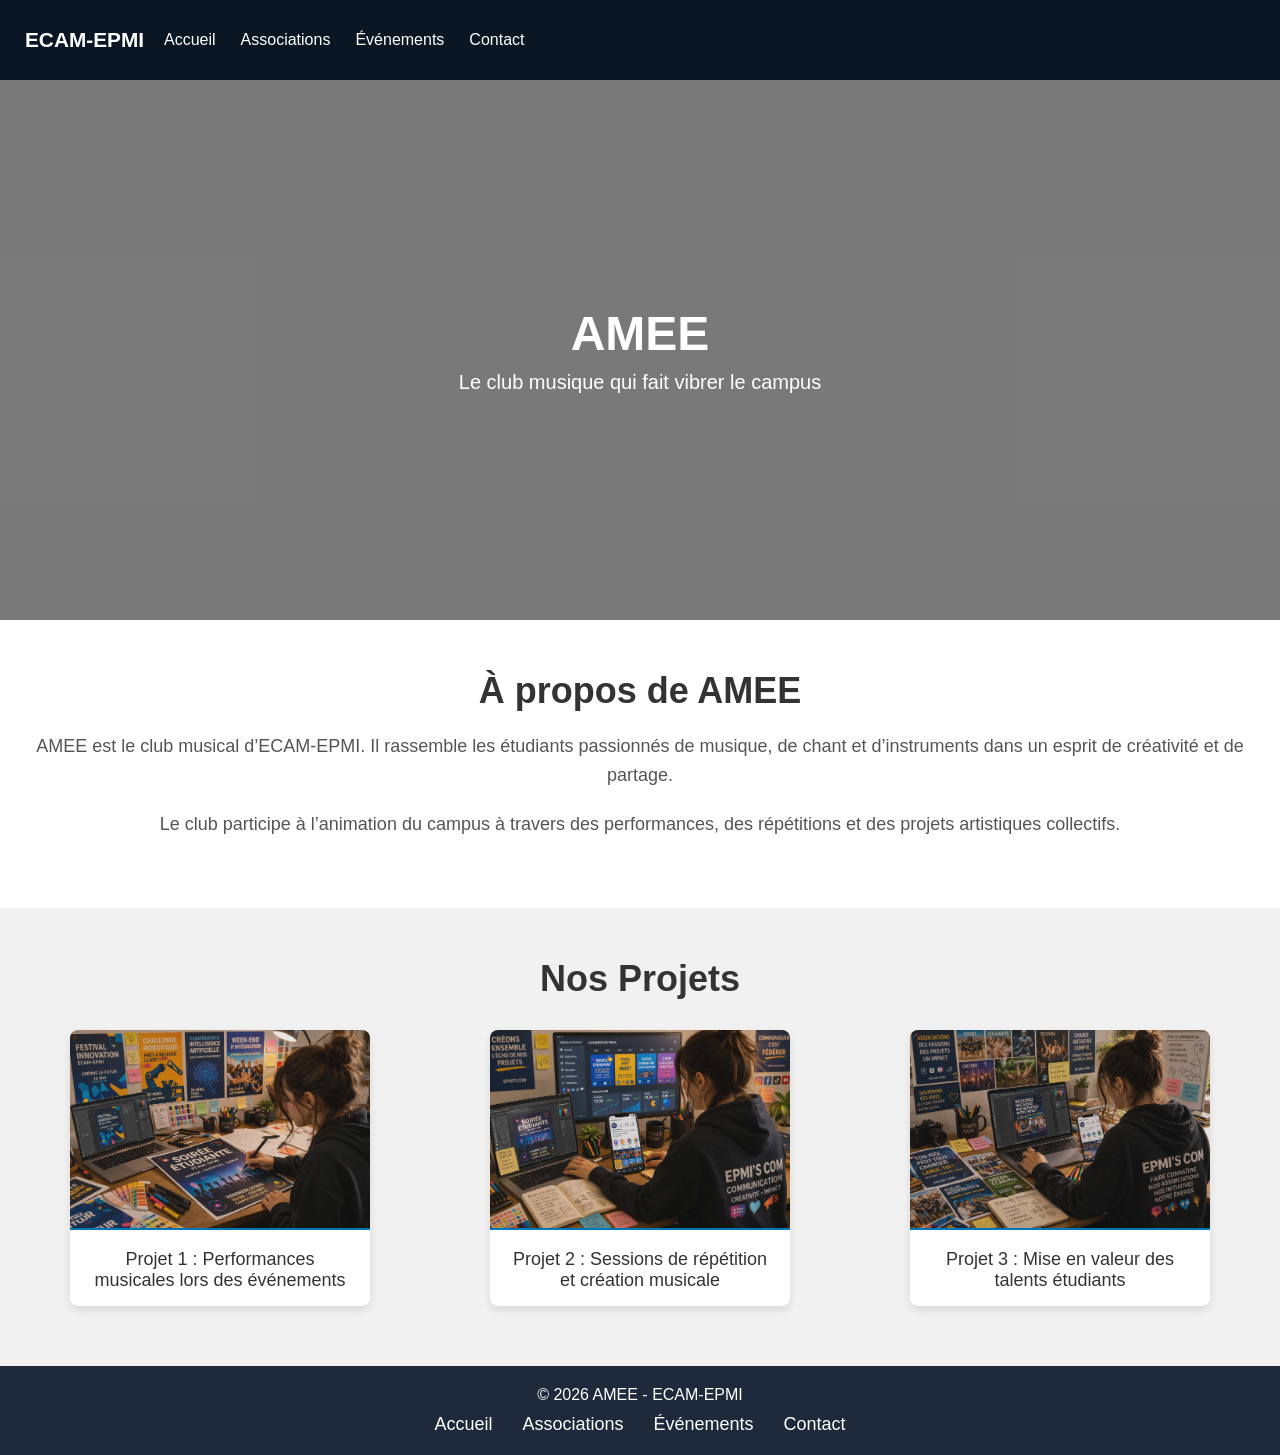
<file: html/amee.html>
<!DOCTYPE html>
<html lang="fr">
   <head>
      <meta charset="UTF-8">
      <meta name="viewport" content="width=device-width, initial-scale=1.0">
      <title>AMEE | ECAM-EPMI</title>
      <link rel="stylesheet" href="../css/associations.css">
   </head>
   <body class="moveit-page">
      <header class="topbar">
         <a href="../index.html" class="logo">ECAM-EPMI</a>
         <nav class="navbar">
            <ul class="nav-links">
               <li><a href="../index.html">Accueil</a></li>
               <li><a href="assopage.html">Associations</a></li>
               <li><a href="events.html">Événements</a></li>
               <li><a href="contact.html">Contact</a></li>
            </ul>
         </nav>
      </header>
      <section class="hero hero-amee">
         <div class="hero-overlay">
            <h1 class="hero-title">AMEE</h1>
            <p class="hero-subtitle">Le club musique qui fait vibrer le campus</p>
         </div>
      </section>
      <section class="club-description">
         <div class="container">
            <h2>À propos de AMEE</h2>
            <p>
               AMEE est le club musical d’ECAM-EPMI. Il rassemble les étudiants passionnés de musique, de chant et d’instruments 
               dans un esprit de créativité et de partage.
            </p>
            <p>
               Le club participe à l’animation du campus à travers des performances, des répétitions et des projets artistiques collectifs.
            </p>
         </div>
      </section>
      <section class="club-gallery">
         <div class="container">
            <h2>Nos Projets</h2>
            <div class="gallery">
               <div class="gallery-item">
                  <img src="../images/1.png" alt="amee image 1">
                  <p>Projet 1 : Performances musicales lors des événements</p>
               </div>
               <div class="gallery-item">
                  <img src="../images/2.png" alt="amee image 2">
                  <p>Projet 2 : Sessions de répétition et création musicale</p>
               </div>
               <div class="gallery-item">
                  <img src="../images/3.png" alt="amee image 3">
                  <p>Projet 3 : Mise en valeur des talents étudiants</p>
               </div>
            </div>
         </div>
      </section>
      <footer class="site-footer">
         <p>© 2026 AMEE - ECAM-EPMI</p>
         <div class="footer-links">
            <a href="../index.html">Accueil</a>
            <a href="assopage.html">Associations</a>
            <a href="events.html">Événements</a>
            <a href="contact.html">Contact</a>
         </div>
      </footer>
   </body>
</html>
</file>
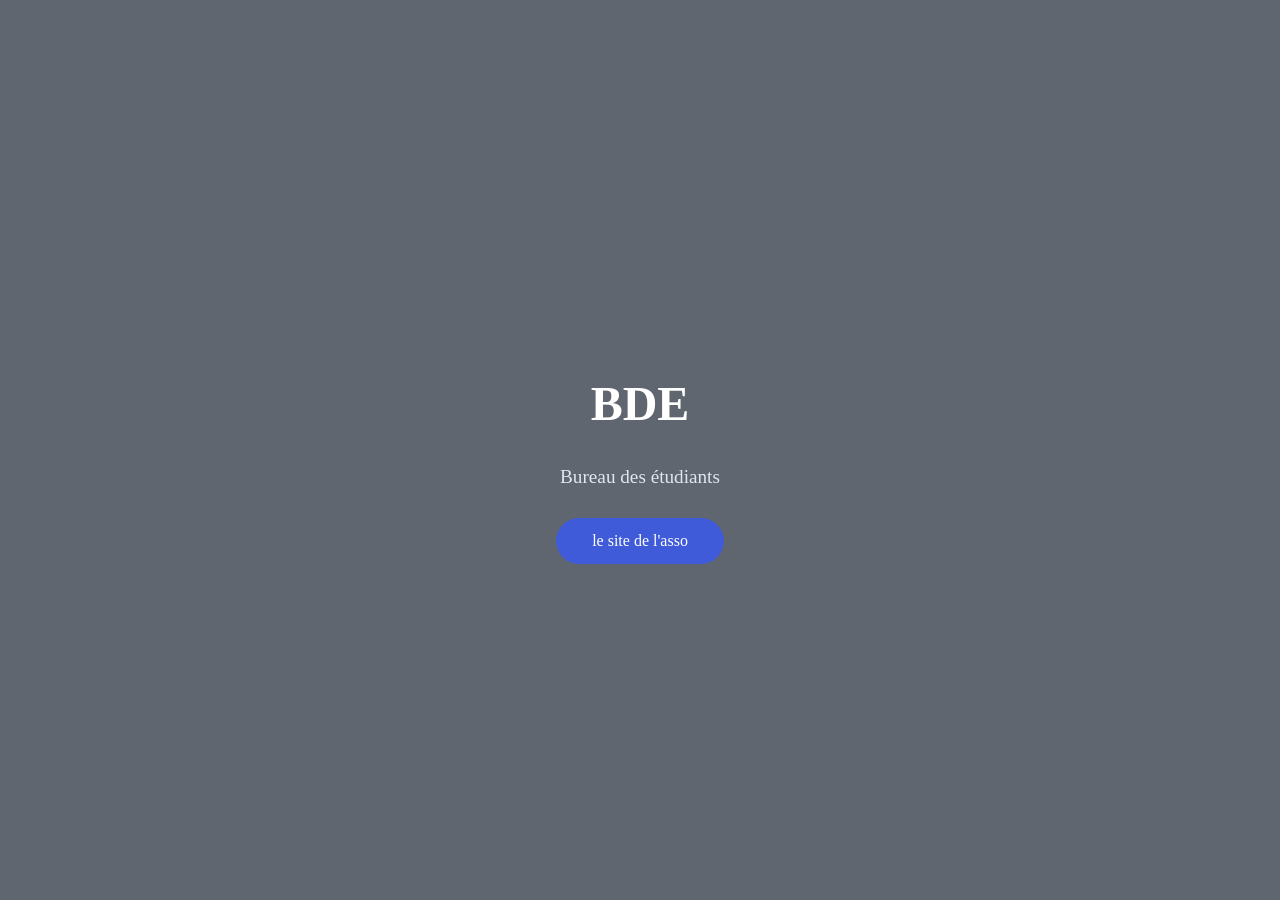
<file: html/bde.html>
<!DOCTYPE html>
<html lang="fr">
   <head>
      <meta charset="UTF-8">
      <meta name="viewport" content="width=device-width, initial-scale=1.0">
	        <title>EPMI BDE</title>

      <link rel="stylesheet" href="../css/bde.css">
   <body class="bureau-etudiants">
      <section class="hero">
         <div class="hero-overlay">
            <h1 class="hero-title">BDE </h1>
            <p class="hero-subtitle">
               Bureau des étudiants 
            </p>
            <a href="https://linktr.ee/bdewanted?utm_source=ig&utm_medium=social&utm_content=link_in_bio&fbclid=PAZXh0bgNhZW0CMTEAc3J0YwZhcHBfaWQMMjU2MjgxMDQwNTU4AAGnS1sjTFqEu6WQkb2aym4S1KKiZmDXFRYMmVLslcuDoG752HkBHW7nu_FBaiQ_aem_KW_9jImEkroh0Ohouz08fA" class="hero-btn">
            le site de l'asso
            </a>
         </div>
      </section>
   </body>
</html>
</file>
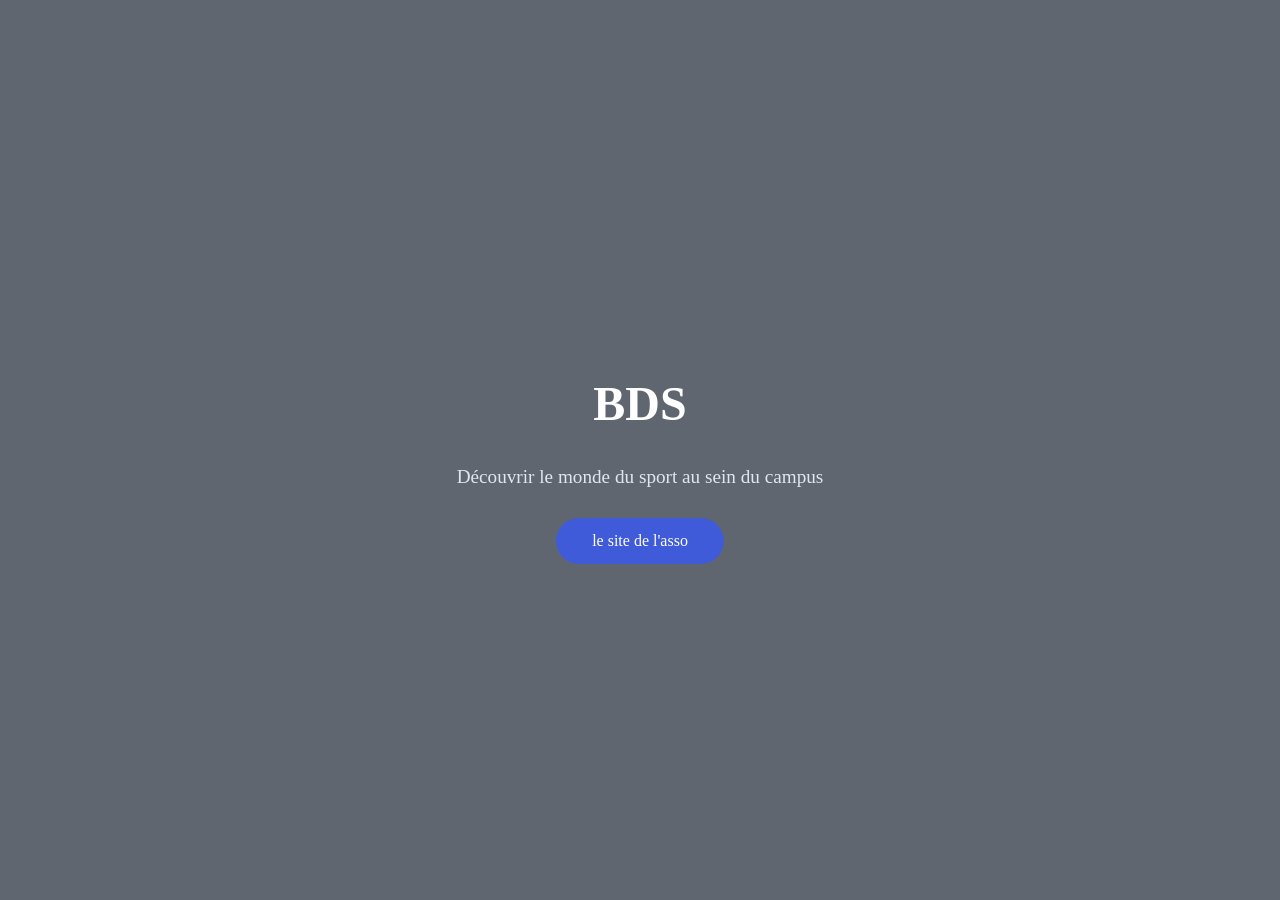
<file: html/bureau-du-sport.html>
<!DOCTYPE html>
<html lang="fr">
   <head>
      <meta charset="UTF-8">
      <meta name="viewport" content="width=device-width, initial-scale=1.0">
	  <title>ECAM-EPMI BUREAU DU SPORT</title>
      <link rel="stylesheet" href="../css/bureau-du-sport.css">
   <body class="bureau-sport">
      <section class="hero">
         <div class="hero-overlay">
            <h1 class="hero-title">BDS </h1>
            <p class="hero-subtitle">
               Découvrir le monde du sport au sein du campus
            </p>
            <a href="https://linktr.ee/BDS_ECAM_EPMI" class="hero-btn">
            le site de l'asso
            </a>
         </div>
      </section>
   </body>
</html>
</file>
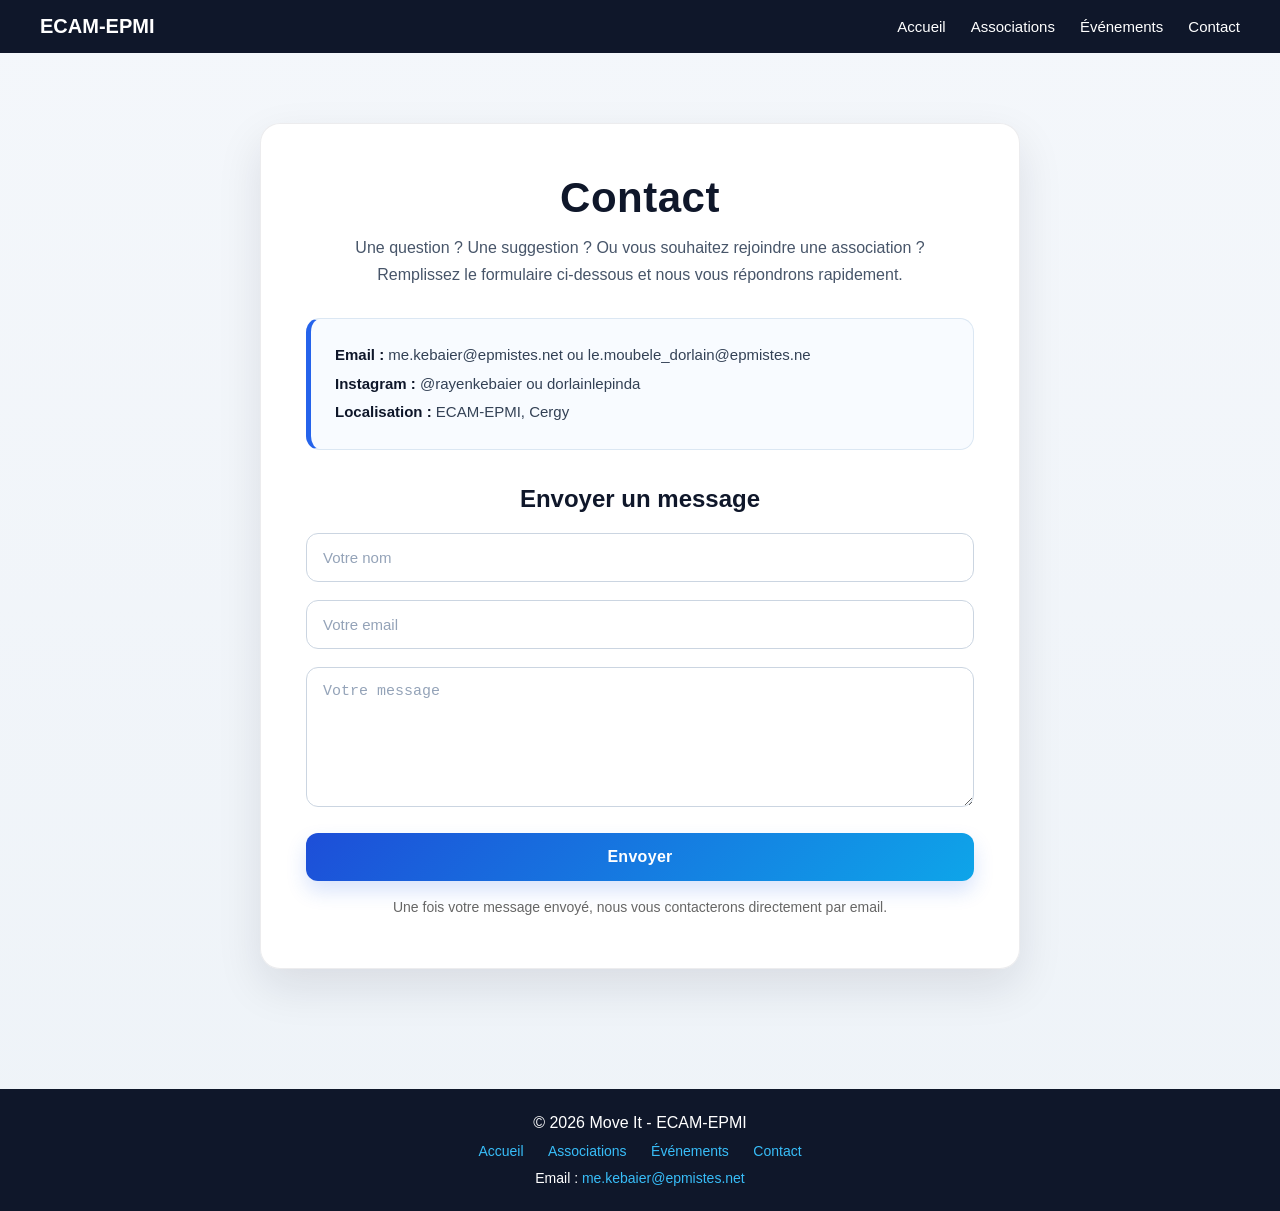
<file: html/contact.html>
<!DOCTYPE html>
<html lang="fr">
   <head>
      <meta charset="UTF-8">
      <meta name="viewport" content="width=device-width, initial-scale=1.0">
      <title>Contact | ECAM-EPMI</title>
      <link rel="stylesheet" href="../css/contact.css">
   </head>
   <body>
      <header class="topbar">
         <a href="../index.html" class="logo">ECAM-EPMI</a>
         <nav class="navbar">
            <ul class="nav-links">
               <li><a href="../index.html">Accueil</a></li>
               <li><a href="assopage.html">Associations</a></li>
               <li><a href="events.html">Événements</a></li>
               <li><a href="#">Contact</a></li>
            </ul>
         </nav>
      </header>
      <section class="contact-section">
         <div class="container">
            <h1>Contact</h1>
            <p class="contact-intro">
               Une question ? Une suggestion ? Ou vous souhaitez rejoindre une association ?
               Remplissez le formulaire ci-dessous et nous vous répondrons rapidement.
            </p>
            <div class="contact-info">
               <p><strong>Email :</strong> me.kebaier@epmistes.net ou le.moubele_dorlain@epmistes.ne</p>
               <p><strong>Instagram :</strong> @rayenkebaier ou dorlainlepinda</p>
               <p><strong>Localisation :</strong> ECAM-EPMI, Cergy</p>
            </div>
            <h2>Envoyer un message</h2>
            <!-- FORMULAIRE QUI ENVOIE LES MESSAGES -->
            <form class="contact-form" action="mailto:le.moubele_dorlain@epmistes.net" method="POST">
               <!-- OPTIONS FORMSUBMIT -->
               <input type="hidden" name="_captcha" value="false">
               <input type="hidden" name="_subject" value="Nouveau message depuis le site ECAM-EPMI">
               <input type="text" name="name" placeholder="Votre nom" required>
               <input type="email" name="email" placeholder="Votre email" required>
               <textarea name="message" placeholder="Votre message" rows="5" required></textarea>
               <button type="submit">Envoyer</button>
            </form>
            <p style="text-align:center; margin-top:15px; font-size:14px; color:#666;">
               Une fois votre message envoyé, nous vous contacterons directement par email.
            </p>
         </div>
      </section>
      <footer class="site-footer">
         <p>© 2026 Move It - ECAM-EPMI</p>
         <div class="footer-links">
            <a href="../index.html">Accueil</a>
            <a href="assopage.html">Associations</a>
            <a href="events.html">Événements</a>
            <a href="#">Contact</a>
         </div>
         <div class="footer-contacts">
            <p>Email : <a href="mailto:me.kebaier@epmistes.net">me.kebaier@epmistes.net</a></p>
         </div>
      </footer>
   </body>
</html>
</file>
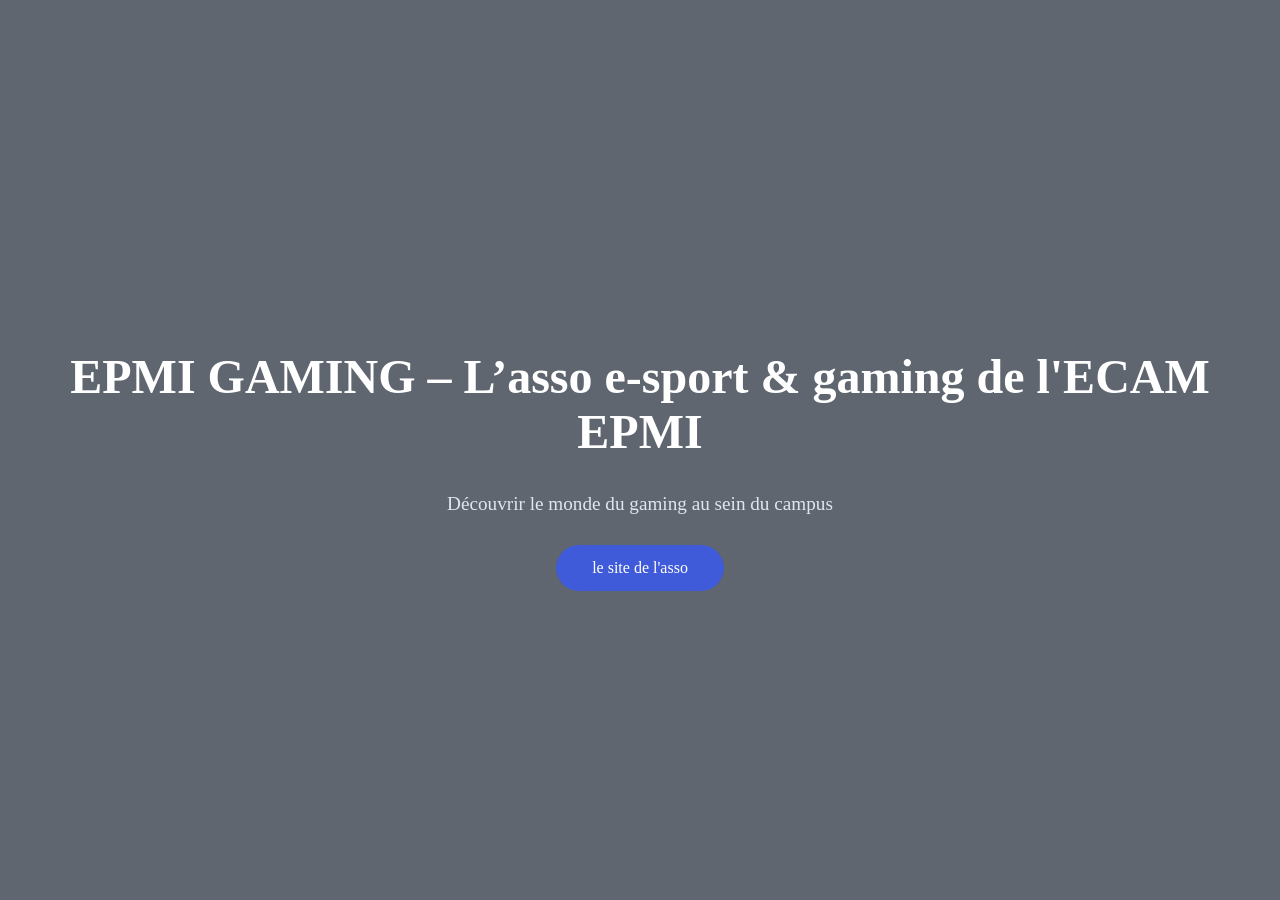
<file: html/epmigaming.html>
<!DOCTYPE html>
<html lang="fr">
   <head>
      <meta charset="UTF-8">
      <meta name="viewport" content="width=device-width, initial-scale=1.0">
	  <title>epmi gaming</title>
      <link rel="stylesheet" href="../css/epmigaming.css">
   </head>
   <body class="epmigaming">
      <section class="hero">
         <div class="hero-overlay">
            <h1 class="hero-title">EPMI GAMING – L’asso e-sport & gaming de l'ECAM EPMI </h1>
            <p class="hero-subtitle">
               Découvrir le monde du gaming au sein du campus
            </p>
            <a href="https://l.instagram.com/?u=https%3A%2F%2Fepmi-gaming.odoo.com%2F%3Futm_source%3Dig%26utm_medium%3Dsocial%26utm_content%3Dlink_in_bio%26fbclid%3DPAZXh0bgNhZW0CMTEAc3J0YwZhcHBfaWQMMjU2MjgxMDQwNTU4AAGnhD2Ln-qqSLnXcy4UNBndErYkDYrv9eXD3JOj3Kf2tFunIy-fP7jDVW3YzBk_aem_NQAy7wIN9V61MlaTSrjVaw&e=AT4MR1trgcQSr--ueHczwOVg8IS8JSpzOBHsMfJpsGdT9NN9iWXZkHZ8xNLz20uxrv0vh41xaK3o8c3QIRybzq9wtYsetChIMyY1XzVLFQ" class="hero-btn">
            le site de l'asso
            </a>
         </div>
      </section>
   </body>
</html>
</file>
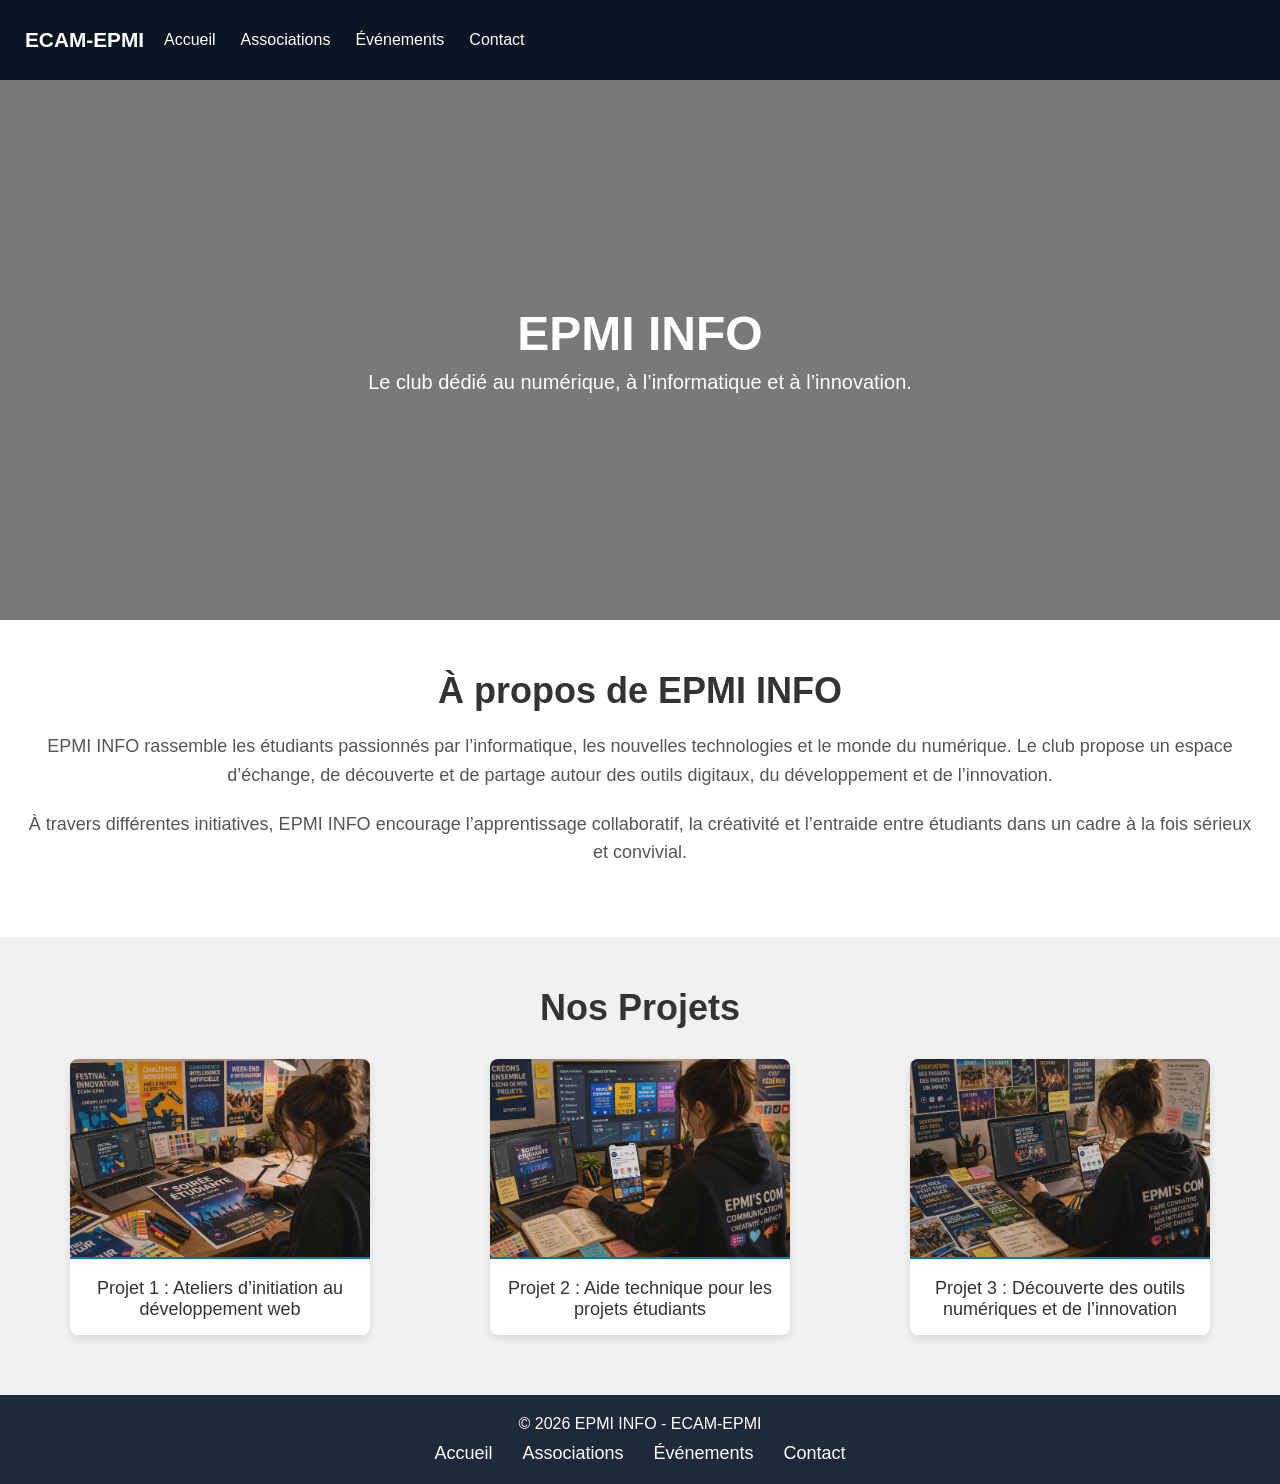
<file: html/epmiinfo.html>
<!DOCTYPE html>
<html lang="fr">
   <head>
      <meta charset="UTF-8">
      <meta name="viewport" content="width=device-width, initial-scale=1.0">
      <title>EPMI INFO | ECAM-EPMI</title>
      <link rel="stylesheet" href="../css/associations.css">
   </head>
   <body class="moveit-page">
      <header class="topbar">
         <a href="../index.html" class="logo">ECAM-EPMI</a>
         <nav class="navbar">
            <ul class="nav-links">
               <li><a href="../index.html">Accueil</a></li>
               <li><a href="assopage.html">Associations</a></li>
               <li><a href="events.html">Événements</a></li>
               <li><a href="contact.html">Contact</a></li>
            </ul>
         </nav>
      </header>
      <section class="hero hero-info">
         <div class="hero-overlay">
            <h1 class="hero-title">EPMI INFO</h1>
            <p class="hero-subtitle">Le club dédié au numérique, à l’informatique et à l’innovation.</p>
         </div>
      </section>
      <section class="club-description">
         <div class="container">
            <h2>À propos de EPMI INFO</h2>
            <p>
               EPMI INFO rassemble les étudiants passionnés par l’informatique, les nouvelles technologies et le monde du numérique. 
               Le club propose un espace d’échange, de découverte et de partage autour des outils digitaux, du développement et de l’innovation.
            </p>
            <p>
               À travers différentes initiatives, EPMI INFO encourage l’apprentissage collaboratif, la créativité et l’entraide entre étudiants dans un cadre à la fois sérieux et convivial.
            </p>
         </div>
      </section>
      <section class="club-gallery">
         <div class="container">
            <h2>Nos Projets</h2>
            <div class="gallery">
               <div class="gallery-item">
                  <img src="../images/1.png" alt="Projet 1">
                  <p>Projet 1 : Ateliers d’initiation au développement web</p>
               </div>
               <div class="gallery-item">
                  <img src="../images/2.png" alt="Projet 2">
                  <p>Projet 2 : Aide technique pour les projets étudiants</p>
               </div>
               <div class="gallery-item">
                  <img src="../images/3.png" alt="Projet 3">
                  <p>Projet 3 : Découverte des outils numériques et de l’innovation</p>
               </div>
            </div>
         </div>
      </section>
      <footer class="site-footer">
         <p>© 2026 EPMI INFO - ECAM-EPMI</p>
         <div class="footer-links">
            <a href="../index.html">Accueil</a>
            <a href="assopage.html">Associations</a>
            <a href="events.html">Événements</a>
            <a href="contact.html">Contact</a>
         </div>
      </footer>
   </body>
</html>
</file>
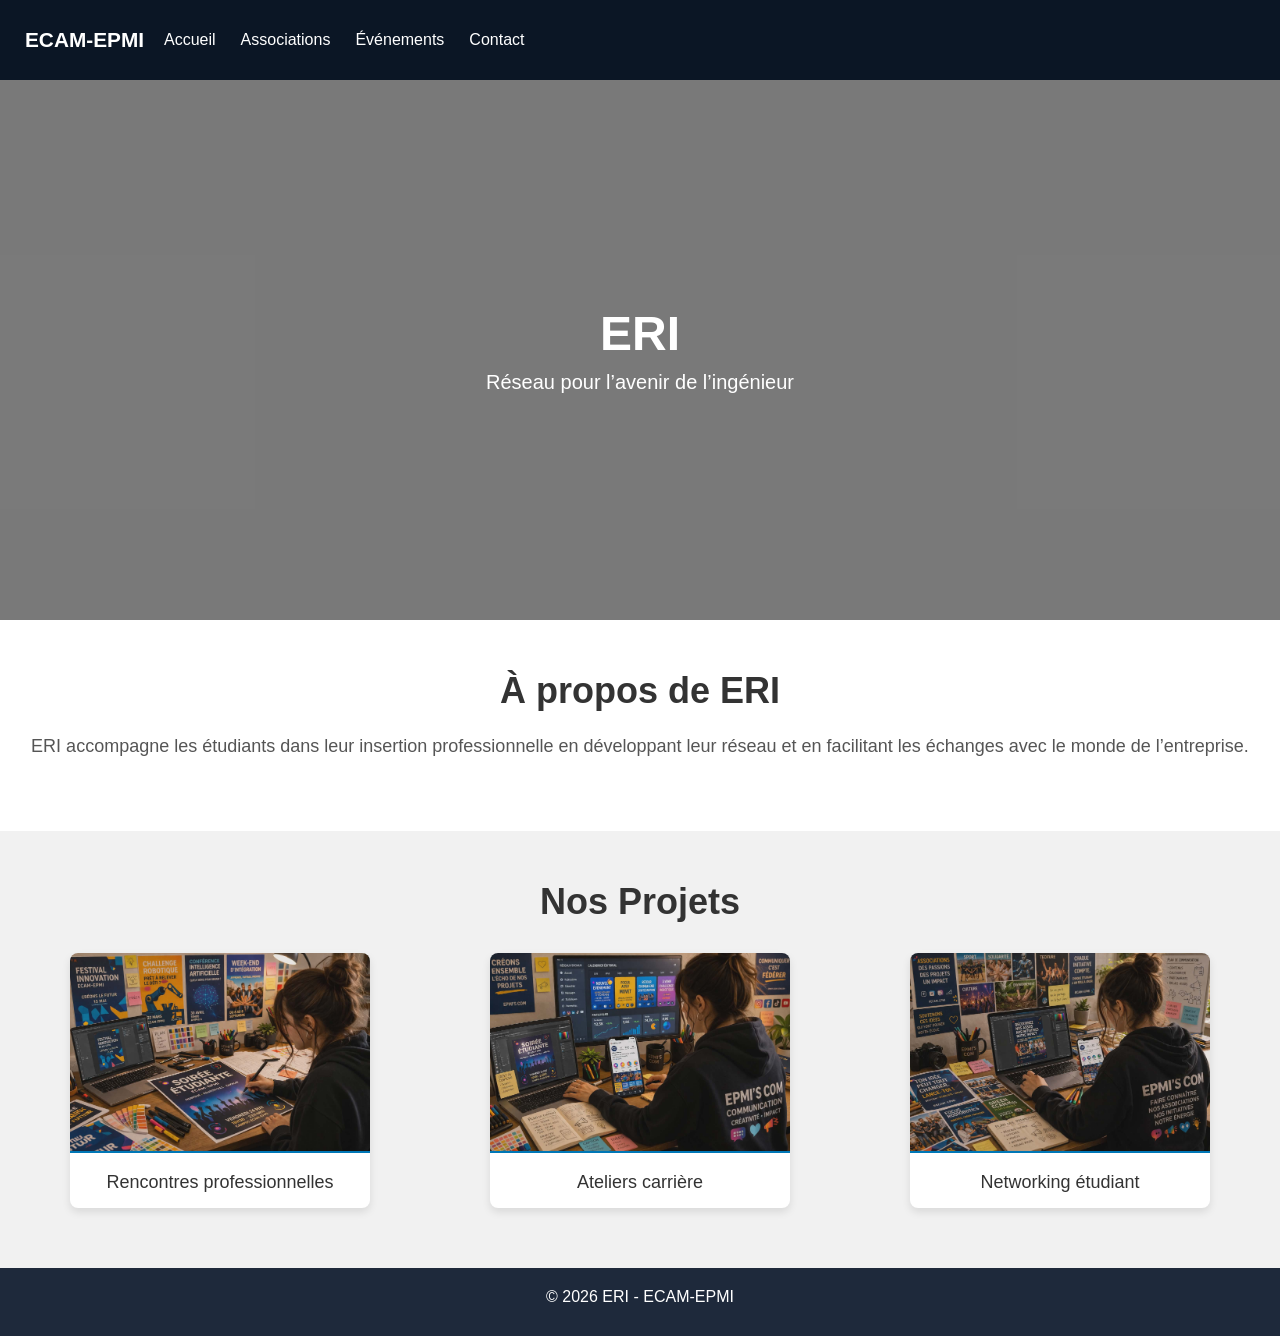
<file: html/eri.html>
<!DOCTYPE html>
<html lang="fr">
   <head>
      <meta charset="UTF-8">
      <title>ERI | ECAM-EPMI</title>
      <link rel="stylesheet" href="../css/associations.css">
   </head>
   <body class="moveit-page">
      <header class="topbar">
         <a href="../index.html" class="logo">ECAM-EPMI</a>
         <nav class="navbar">
            <ul class="nav-links">
               <li><a href="../index.html">Accueil</a></li>
               <li><a href="assopage.html">Associations</a></li>
               <li><a href="events.html">Événements</a></li>
               <li><a href="contact.html">Contact</a></li>
            </ul>
         </nav>
      </header>
      <section class="hero hero-eri">
         <div class="hero-overlay">
            <h1 class="hero-title">ERI</h1>
            <p class="hero-subtitle">Réseau pour l’avenir de l’ingénieur</p>
         </div>
      </section>
      <section class="club-description">
         <div class="container">
            <h2>À propos de ERI</h2>
            <p>
               ERI accompagne les étudiants dans leur insertion professionnelle en développant leur réseau 
               et en facilitant les échanges avec le monde de l’entreprise.
            </p>
         </div>
      </section>
      <section class="club-gallery">
         <div class="container">
            <h2>Nos Projets</h2>
            <div class="gallery">
               <div class="gallery-item">
                  <img src="../images/1.png" alt="eri fist image">
                  <p>Rencontres professionnelles</p>
               </div>
               <div class="gallery-item">
                  <img src="../images/2.png" alt="eri second image">
                  <p>Ateliers carrière</p>
               </div>
               <div class="gallery-item">
                  <img src="../images/3.png" alt="eri third image">
                  <p>Networking étudiant</p>
               </div>
            </div>
         </div>
      </section>
      <footer class="site-footer">
         <p>© 2026 ERI - ECAM-EPMI</p>
      </footer>
   </body>
</html>
</file>
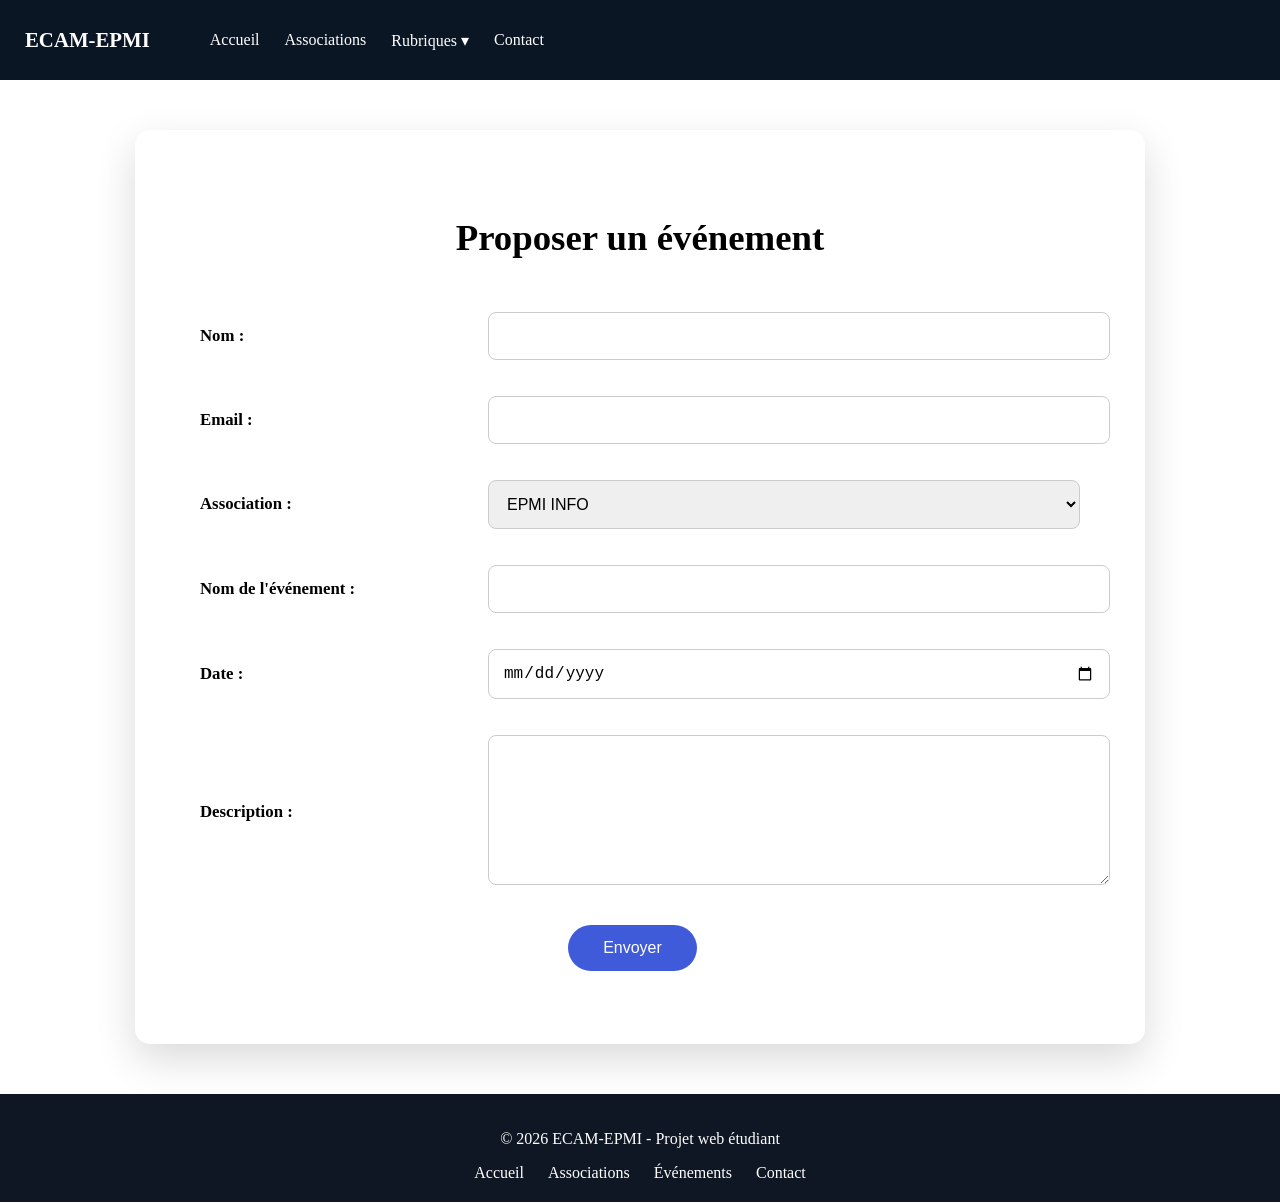
<file: html/events.html>
<!DOCTYPE html>
<html lang="fr">
   <head>
      <meta charset="UTF-8">
      <meta name="viewport" content="width=device-width, initial-scale=1.0">
      <title>Événements | ECAM-EPMI</title>
      <link rel="stylesheet" href="../css/events.css">
   </head>
   <body class="events-page">
      <header class="topbar">
         <a href="../index.html" class="logo">ECAM-EPMI</a>
         <nav class="navbar">
            <ul class="nav-links">
               <li><a href="../index.html">Accueil</a></li>
               <li><a href="assopage.html">Associations</a></li>
               <li class="dropdown">
                  <a href="#">Rubriques ▾</a>
                  <ul class="dropdown-menu">
                     <li><a href="#">Événements</a></li>
                     <li><a href="bde.html">BDE</a></li>
                     <li><a href="contact.html">Contact</a></li>
                  </ul>
               </li>
               <li><a href="contact.html">Contact</a></li>
            </ul>
         </nav>
      </header>
      <main>
         <section class="event-form-section">
            <h2>Proposer un événement</h2>
            <form action="https://formspree.io/f/mdawqbek" method="POST">
               <input type="hidden" name="_subject" value="Nouvelle proposition d'événement">
               <table class="form-table">
                  <tr>
                     <td><label for="nom">Nom :</label></td>
                     <td><input type="text" id="nom" name="nom" required></td>
                  </tr>
                  <tr>
                     <td><label for="email">Email :</label></td>
                     <td><input type="email" id="email" name="email" required></td>
                  </tr>
                  <tr>
                     <td><label for="association">Association :</label></td>
                     <td>
                        <select id="association" name="association">
                           <option>EPMI INFO</option>
                           <option>MOVE IT</option>
                           <option>EPMI'S COM</option>
                           <option>ECAM-EPMI INTERNATIONAL</option>
                           <option>AMEE</option>
                           <option>EPMI GAMING</option>
                           <option>ERI</option>
                           <option>SOT</option>
                           <option>ELAN</option>
                           <option>Zup de Co</option>
                           <option>Expli'Cité</option>
                           <option>BDE</option>
                           <option>BDS</option>
                        </select>
                     </td>
                  </tr>
                  <tr>
                     <td><label for="event">Nom de l'événement :</label></td>
                     <td><input type="text" id="event" name="event" required></td>
                  </tr>
                  <tr>
                     <td><label for="date">Date :</label></td>
                     <td><input type="date" id="date" name="date" required></td>
                  </tr>
                  <tr>
                     <td><label for="description">Description :</label></td>
                     <td><textarea id="description" name="message" rows="5" required></textarea></td>
                  </tr>
                  <tr>
                     <td colspan="2" class="submit-row">
                        <button type="submit">Envoyer</button>
                     </td>
                  </tr>
               </table>
            </form>
         </section>
      </main>
      <footer class="site-footer">
         <p>© 2026 ECAM-EPMI - Projet web étudiant</p>
         <div class="footer-links">
            <a href="../index.html">Accueil</a>
            <a href="assopage.html">Associations</a>
            <a href="#">Événements</a>
            <a href="contact.html">Contact</a>
         </div>
      </footer>
   </body>
</html>
</file>
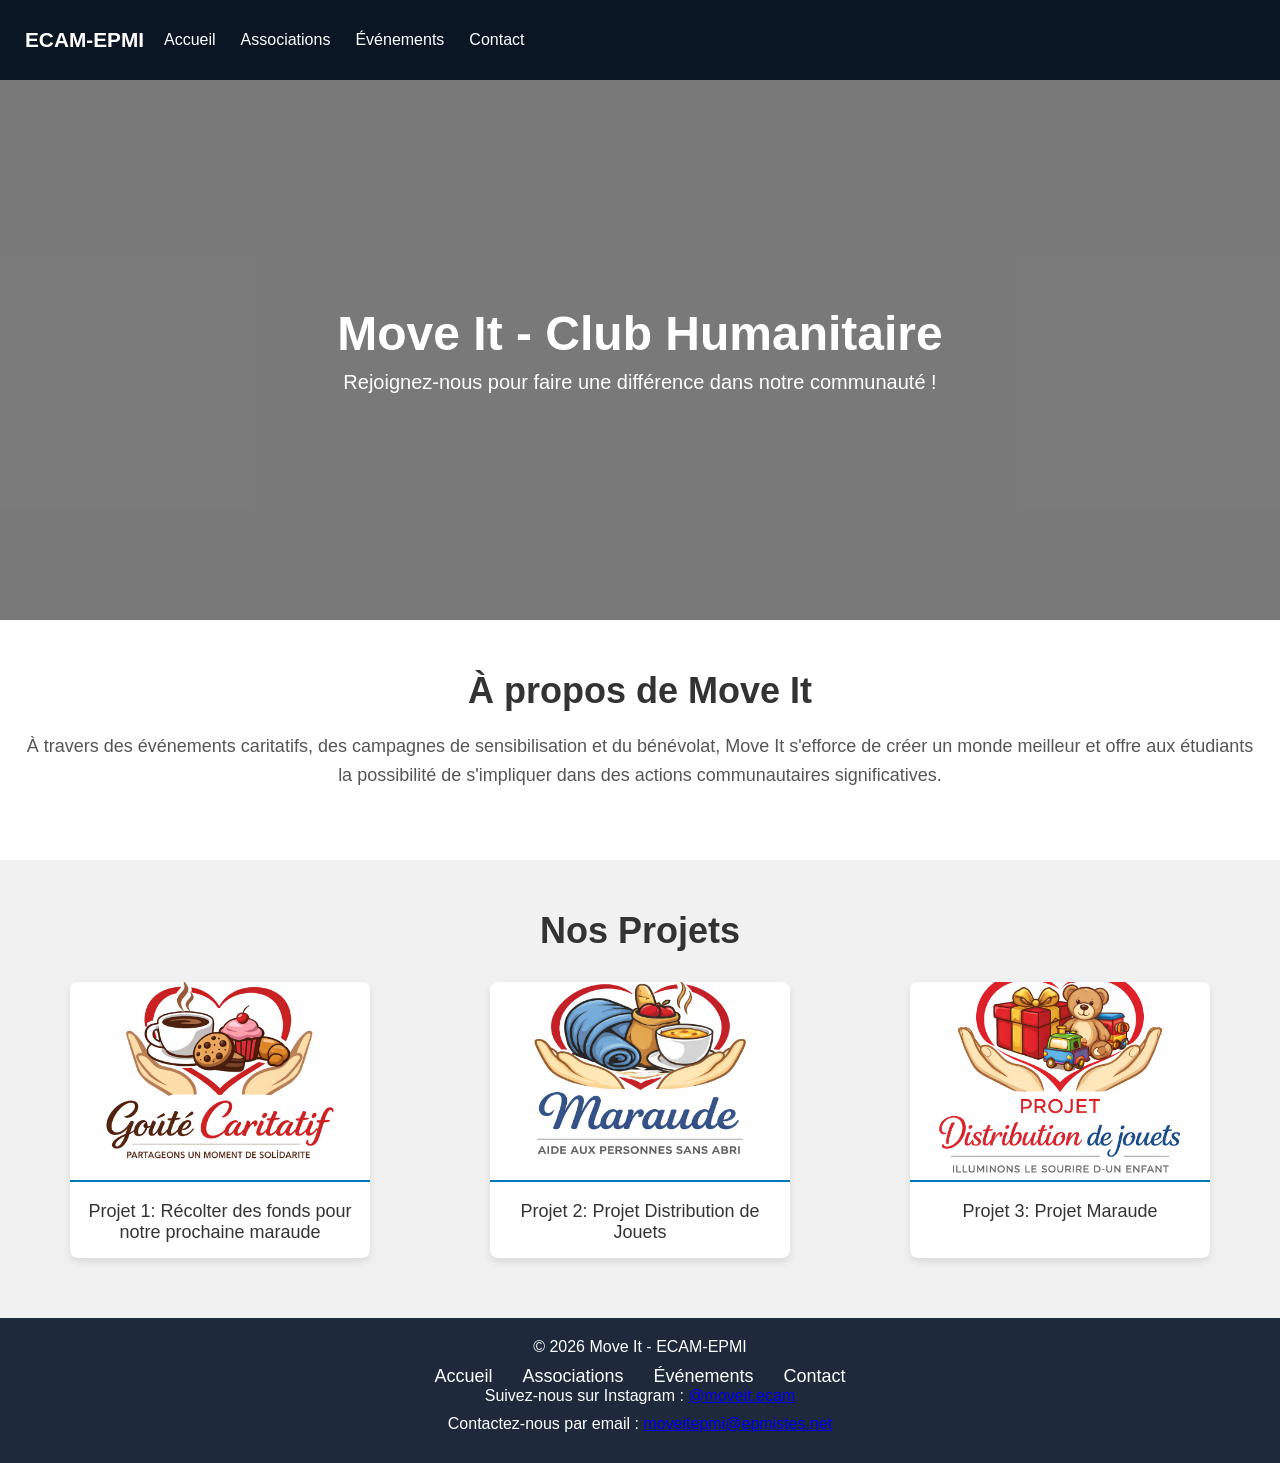
<file: html/move-it.html>
<!DOCTYPE html>
<html lang="fr">
   <head>
      <meta charset="UTF-8">
      <meta name="viewport" content="width=device-width, initial-scale=1.0">
      <title>Move It | ECAM-EPMI</title>
      <link rel="stylesheet" href="../css/associations.css">
   </head>
   <body class="moveit-page">
      <header class="topbar">
         <a href="../index.html" class="logo">ECAM-EPMI</a>
         <nav class="navbar">
            <ul class="nav-links">
               <li><a href="../index.html">Accueil</a></li>
               <li><a href="assopage.html">Associations</a></li>
               <li><a href="events.html">Événements</a></li>
               <li><a href="contact.html">Contact</a></li>
            </ul>
         </nav>
      </header>
      <section class="hero hero-moveit">
         <div class="hero-overlay">
            <h1 class="hero-title">Move It - Club Humanitaire</h1>
            <p class="hero-subtitle">Rejoignez-nous pour faire une différence dans notre communauté !</p>
         </div>
      </section>
      <section class="club-description">
         <div class="container">
            <h2>À propos de Move It</h2>
            <p>
               À travers des événements caritatifs, des campagnes de sensibilisation et du bénévolat, Move It s'efforce de créer un monde meilleur et offre aux étudiants la possibilité de s'impliquer dans des actions communautaires significatives.
            </p>
         </div>
      </section>
      <section class="club-gallery">
         <div class="container">
            <h2>Nos Projets</h2>
            <div class="gallery">
               <div class="gallery-item">
                  <img src="../images/img.png" alt="Projet 1">
                  <p>Projet 1: Récolter des fonds pour notre prochaine maraude</p>
               </div>
               <div class="gallery-item">
                  <img src="../images/z.png" alt="Projet 2">
                  <p>Projet 2: Projet Distribution de Jouets</p>
               </div>
               <div class="gallery-item">
                  <img src="../images/imgs.png" alt="Projet 3">
                  <p>Projet 3: Projet Maraude</p>
               </div>
            </div>
         </div>
      </section>
      <footer class="site-footer">
         <p>© 2026 Move It - ECAM-EPMI</p>
         <div class="footer-links">
            <a href="../index.html">Accueil</a>
            <a href="assopage.html">Associations</a>
            <a href="events.html">Événements</a>
            <a href="contact.html">Contact</a>
         </div>
         <div class="footer-contacts">
            <p>Suivez-nous sur Instagram : <a href="https://www.instagram.com/moveit.ecam/">@moveit.ecam</a></p>
            <p>Contactez-nous par email : <a href="mailto:moveitepmi@epmistes.net">moveitepmi@epmistes.net</a></p>
         </div>
      </footer>
   </body>
</html>
</file>
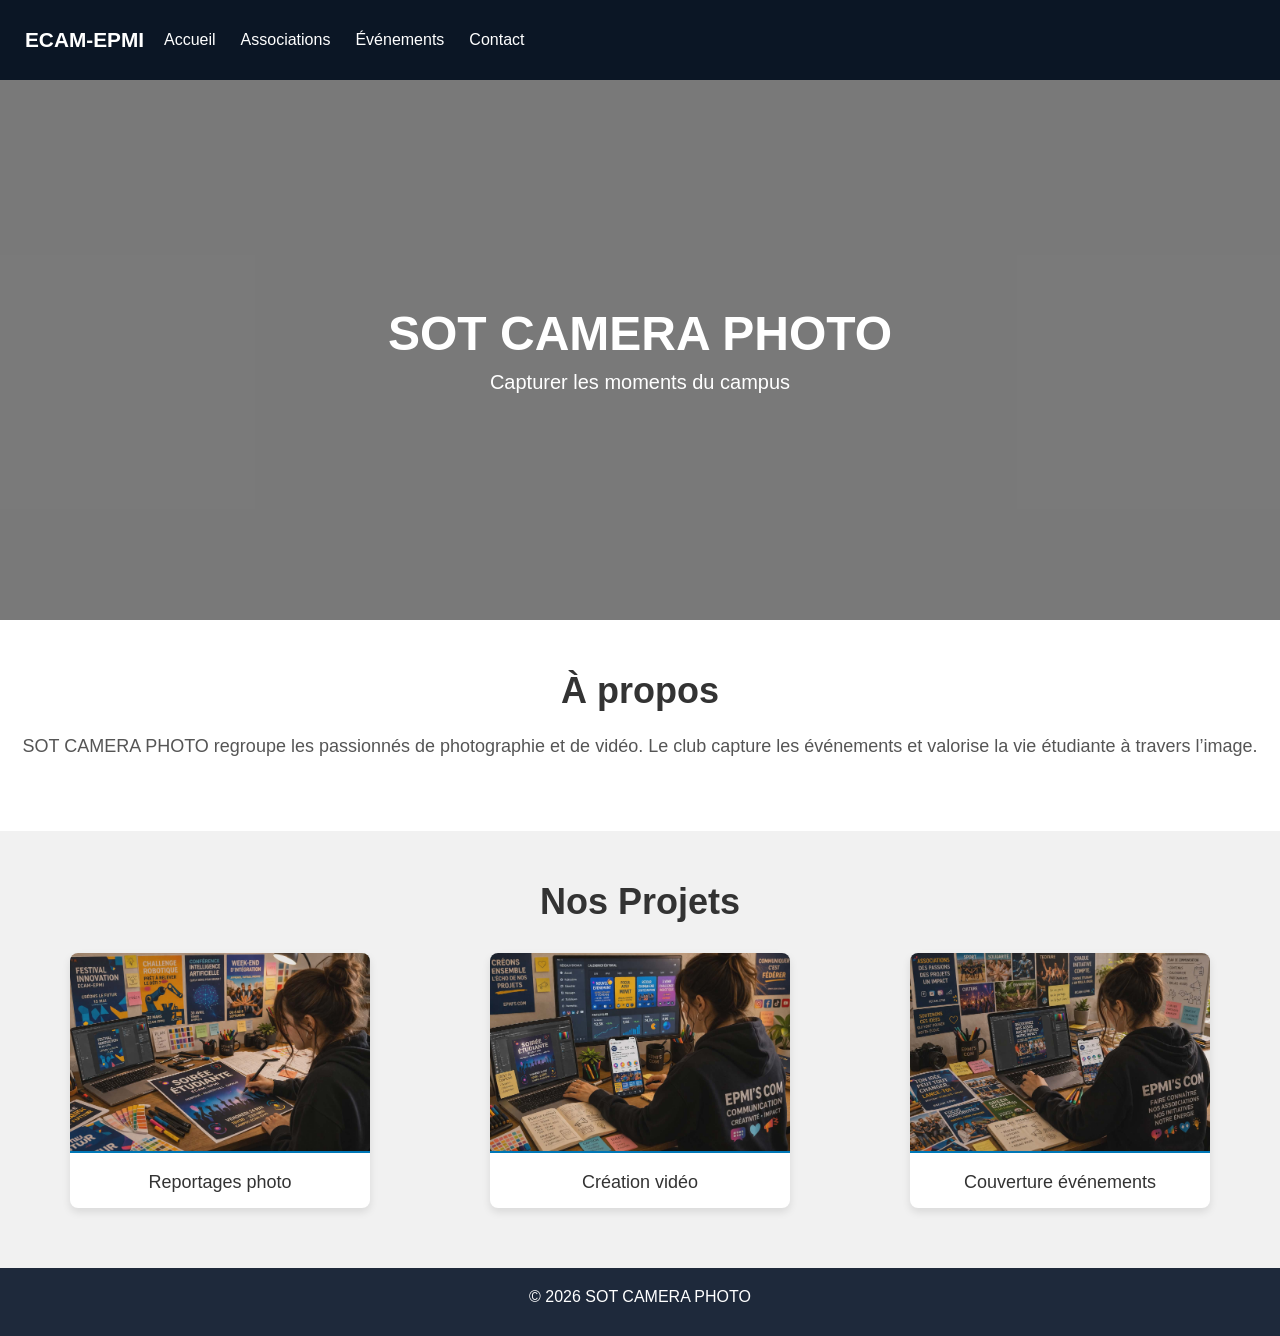
<file: html/sot.html>
<!DOCTYPE html>
<html lang="fr">
   <head>
      <meta charset="UTF-8">
      <title>SOT CAMERA PHOTO</title>
      <link rel="stylesheet" href="../css/associations.css">
   </head>
   <body class="moveit-page">
      <header class="topbar">
         <a href="../index.html" class="logo">ECAM-EPMI</a>
         <nav class="navbar">
            <ul class="nav-links">
               <li><a href="../index.html">Accueil</a></li>
               <li><a href="assopage.html">Associations</a></li>
               <li><a href="events.html">Événements</a></li>
               <li><a href="contact.html">Contact</a></li>
            </ul>
         </nav>
      </header>
      <section class="hero hero-sotcam">
         <div class="hero-overlay">
            <h1 class="hero-title">SOT CAMERA PHOTO</h1>
            <p class="hero-subtitle">Capturer les moments du campus</p>
         </div>
      </section>
      <section class="club-description">
         <div class="container">
            <h2>À propos</h2>
            <p>
               SOT CAMERA PHOTO regroupe les passionnés de photographie et de vidéo. 
               Le club capture les événements et valorise la vie étudiante à travers l’image.
            </p>
         </div>
      </section>
      <section class="club-gallery">
         <div class="container">
            <h2>Nos Projets</h2>
            <div class="gallery">
               <div class="gallery-item">
                  <img src="../images/1.png" alt="sotimages first">
                  <p>Reportages photo</p>
               </div>
               <div class="gallery-item">
                  <img src="../images/2.png" alt="sotimages second">
                  <p>Création vidéo</p>
               </div>
               <div class="gallery-item">
                  <img src="../images/3.png" alt="sotimages third">
                  <p>Couverture événements</p>
               </div>
            </div>
         </div>
      </section>
      <footer class="site-footer">
         <p>© 2026 SOT CAMERA PHOTO</p>
      </footer>
   </body>
</html>
</file>
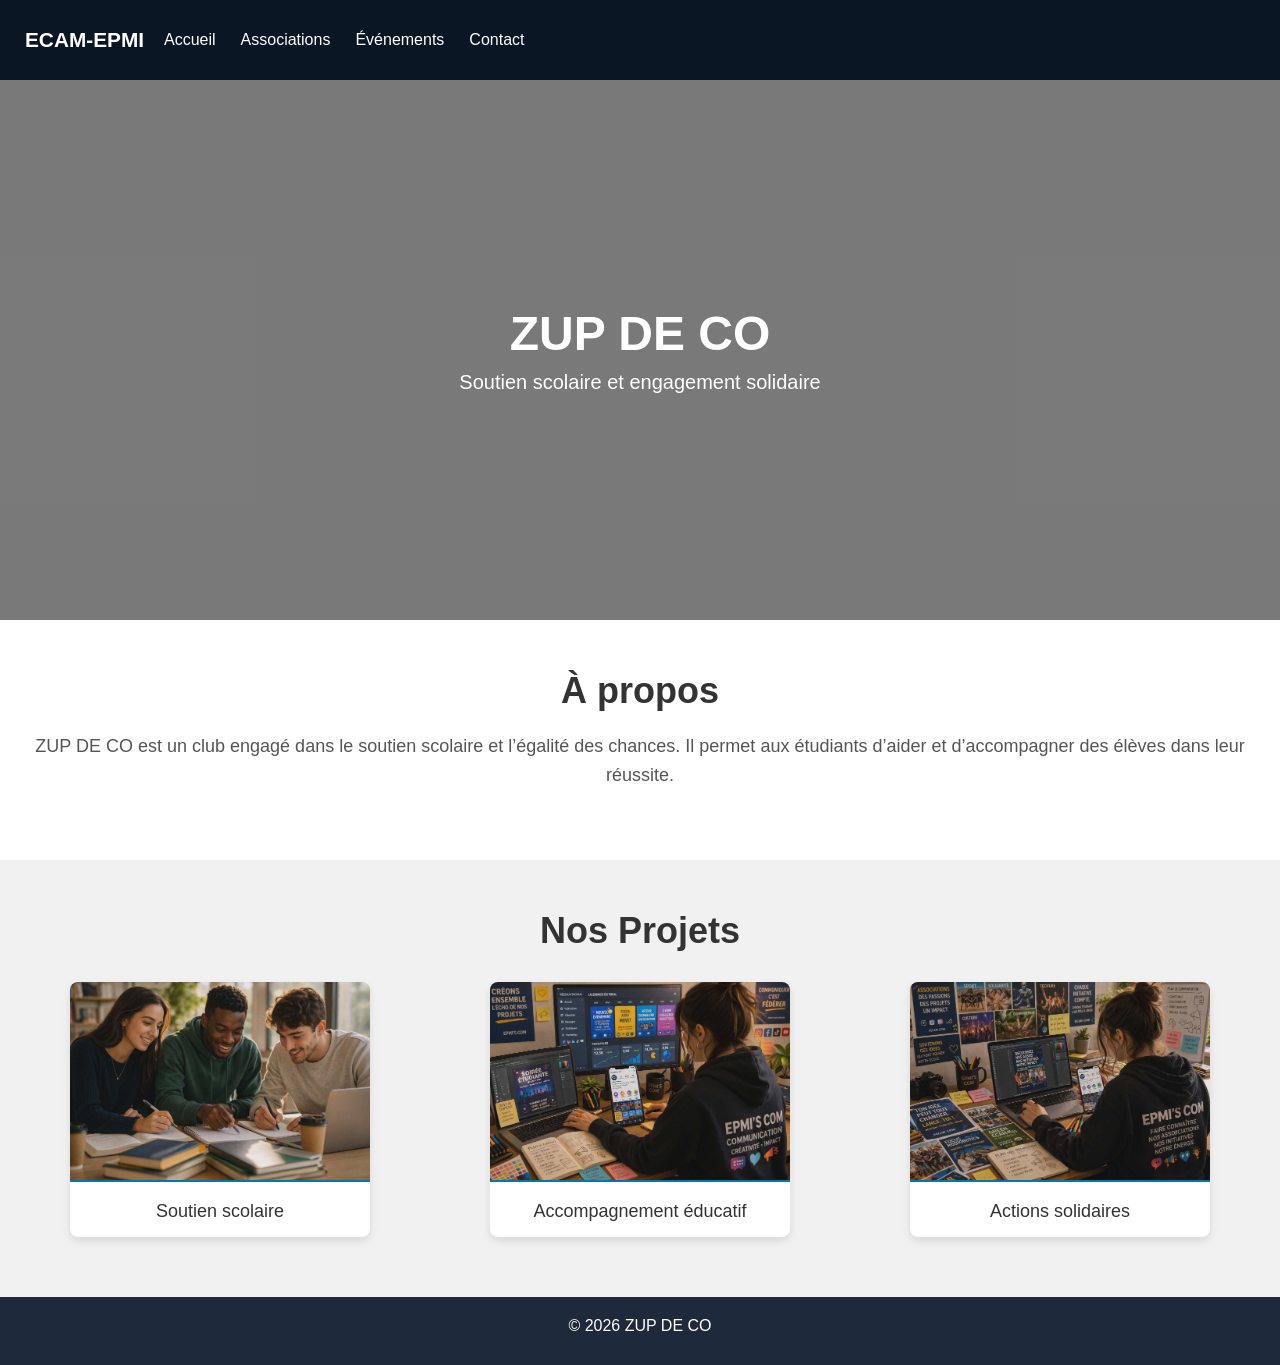
<file: html/zup-de-co.html>
<!DOCTYPE html>
<html lang="fr">
   <head>
      <meta charset="UTF-8">
      <title>ZUP DE CO</title>
      <link rel="stylesheet" href="../css/associations.css">
   </head>
   <body class="moveit-page">
      <header class="topbar">
         <a href="../index.html" class="logo">ECAM-EPMI</a>
         <nav class="navbar">
            <ul class="nav-links">
               <li><a href="../index.html">Accueil</a></li>
               <li><a href="assopage.html">Associations</a></li>
               <li><a href="events.html">Événements</a></li>
               <li><a href="contact.html">Contact</a></li>
            </ul>
         </nav>
      </header>
      <section class="hero hero-zup">
         <div class="hero-overlay">
            <h1 class="hero-title">ZUP DE CO</h1>
            <p class="hero-subtitle">Soutien scolaire et engagement solidaire</p>
         </div>
      </section>
      <section class="club-description">
         <div class="container">
            <h2>À propos</h2>
            <p>
               ZUP DE CO est un club engagé dans le soutien scolaire et l’égalité des chances. 
               Il permet aux étudiants d’aider et d’accompagner des élèves dans leur réussite.
            </p>
         </div>
      </section>
      <section class="club-gallery">
         <div class="container">
            <h2>Nos Projets</h2>
            <div class="gallery">
               <div class="gallery-item">
                  <img src="../images/zup1.png" alt="zup image 1">
                  <p>Soutien scolaire</p>
               </div>
               <div class="gallery-item">
                  <img src="../images/2.png" alt="zup image 2">
                  <p>Accompagnement éducatif</p>
               </div>
               <div class="gallery-item">
                  <img src="../images/3.png" alt="zup image 3">
                  <p>Actions solidaires</p>
               </div>
            </div>
         </div>
      </section>
      <footer class="site-footer">
         <p>© 2026 ZUP DE CO</p>
      </footer>
   </body>
</html>
</file>
<file: css/associations.css>
/* Resetting some default browser styles */
* {
    margin: 0;
    padding: 0;
    box-sizing: border-box;
}

/* Global styles */
body {
    font-family: 'Arial', sans-serif;
    background-color: #f4f4f4;
    color: #333;
}

.topbar {
  width: 100%;
  height: 80px;
  background: #0b1625;
  display: flex;
  align-items: center;
  padding: 0 25px;
  box-sizing: border-box;
  gap: 20px;
}




.nav-links {
  display: flex;
  gap: 25px;
  list-style: none;
}

.nav-links a {
  color: white;
  text-decoration: none;
  font-size: 1rem;
}
.dropdown {
  position: relative;
}

.dropdown-menu {
  display: none;
  position: absolute;
  top: 100%;
  left: 0;
  background: #1e293b;
  padding: 10px 0;
  border-radius: 8px;
  list-style: none;
  min-width: 160px;
}

.dropdown-menu li {
  padding: 8px 15px;
}

.dropdown-menu a {
  color: white;
}

.dropdown:hover .dropdown-menu {
  display: block;
}
.logo {
  color: white;
  text-decoration: none;
  font-weight: bold;
  font-size: 1.3rem;
}
/* Hero Section */
.hero {
    background-size: cover;
    background-position: center;
    background-repeat: no-repeat;

    height: 60vh;

    display: flex;
    justify-content: center;
    align-items: center;

    position: relative;
    color: white;
}
.hero-info {
    background-image: url('https://images.unsplash.com/photo-1504384308090-c894fdcc538d?auto=format&fit=crop&w=1920&q=80');
}
.hero-moveit {
    background-image: url('https://images.unsplash.com/photo-1500534314209-a25ddb2bd429?auto=format&fit=crop&w=1920&q=80');
    background-size: cover;
    background-position: center;
    background-repeat: no-repeat;

    height: 60vh;

    display: flex;
    justify-content: center;
    align-items: center;

    position: relative;
    color: white;
}

/* Overlay for readability */
.hero-moveit::before {
    content: "";
    position: absolute;
    inset: 0;
    background: rgba(0, 0, 0, 0.5);
}

.hero-overlay {
    position: relative;
    z-index: 2;
    text-align: center;
}
.hero-international {
    background-image: url('https://images.unsplash.com/photo-1529156069898-49953e39b3ac?auto=format&fit=crop&w=1920&q=80');
}
.hero-com {
    background-image: url('herocom.jpg');
}

.hero-amee {
    background-image: url('https://images.unsplash.com/photo-1511671782779-c97d3d27a1d4?auto=format&fit=crop&w=1920&q=80');
}

.hero-eri {
    background-image: url('https://images.unsplash.com/photo-1552664730-d307ca884978?auto=format&fit=crop&w=1920&q=80');
}

.hero-sotcam {
    background-image: url('https://images.unsplash.com/photo-1502920917128-1aa500764cbd?auto=format&fit=crop&w=1920&q=80');
}

.hero-zup {
    background-image: url('https://images.unsplash.com/photo-1509062522246-3755977927d7?auto=format&fit=crop&w=1920&q=80');
}
/* Dark overlay for readability */
.hero::before {
    content: "";
    position: absolute;
    top: 0;
    left: 0;
    right: 0;
    bottom: 0;
    background: rgba(0, 0, 0, 0.5);
}

/* Keep text above overlay */
.hero-overlay {
    position: relative;
    z-index: 2;
    text-align: center;
}

/* Title */
.hero-title {
    font-size: 48px;
    font-weight: bold;
}

/* Subtitle */
.hero-subtitle {
    font-size: 20px;
    margin-top: 10px;
}

/* Club Description Section */
.club-description {
    background-color: #ffffff;
    padding: 50px 20px;
    text-align: center;
}

.club-description h2 {
    font-size: 36px;
    margin-bottom: 20px;
}

.club-description p {
    font-size: 18px;
    line-height: 1.6;
    color: #555;
    margin-bottom: 20px;
}

/* Gallery Section */
.club-gallery {
    background-color: #f1f1f1;
    padding: 50px 20px;
    text-align: center;
}

.club-gallery h2 {
    font-size: 36px;
    margin-bottom: 20px;
}

.gallery {
    display: flex;
    justify-content: space-around;
    flex-wrap: wrap;
    gap: 20px;
}

.gallery-item {
    background-color: #ffffff;
    border-radius: 8px;
    overflow: hidden;
    width: 100%;
    max-width: 300px; /* Set a max width to prevent stretching */
    box-shadow: 0 4px 8px rgba(0, 0, 0, 0.1);
    transition: transform 0.3s;
    margin: 10px;
}

.gallery-item img {
    width: 100%;
    height: 200px;
    object-fit: cover;
    border-bottom: 2px solid #0077b6; /* Divider between image and text */
}

.gallery-item p {
    padding: 15px;
    font-size: 18px;
    color: #333;
    text-align: center;
}

.gallery-item:hover {
    transform: scale(1.05);
}

/* Footer */
.site-footer {
    background-color: #1e293b;
    color: white;
    padding: 20px 0;
    text-align: center;
}

.site-footer p {
    margin-bottom: 10px;
}

.footer-links {
    list-style-type: none;
    display: flex;
    justify-content: center;
    margin-top: 10px;
}

.footer-links a {
    color: white;
    text-decoration: none;
    font-size: 18px;
    margin: 0 15px;
}

.footer-links a:hover {
    text-decoration: underline;
}
</file>
<file: css/bde.css>
.hero {
  height: 100vh;
  background-image: url("https://i.pinimg.com/736x/0a/b0/62/0ab0621bf4742550bda4e14096202b5a.jpg");
  background-size: contain;
  background-position: center;
  background-repeat: no-repeat;
  position: relative;
}
.hero-overlay {
  position: absolute;
  inset: 0;
  background: rgba(10, 20, 35, 0.65);
  display: flex;
  flex-direction: column;
  justify-content: center;
  align-items: center;
  text-align: center;
  padding: 20px;
}
.hero-title {
  color: white;
  font-size: 3rem;
  margin-bottom: 15px;
  font-family: "Droid Serif", serif;
}
.hero-subtitle {
  color: #e0e6f0;
  font-size: 1.2rem;
  margin-bottom: 30px;
}

.hero-btn {
  padding: 14px 36px;
  background-color: #3f5bd9;
  color: white;
  text-decoration: none;
  border-radius: 30px;
  font-size: 1rem;
  transition: background 0.3s, transform 0.2s;
}

.hero-btn:hover {
  background-color: #2f47b8;
  transform: translateY(-2px);
}
.hero-btn:hover {
  background-color: #5c6bc0;
  transform: translateY(-2px);
}
body{
    margin:0;
    padding: 0;
}
</file>
<file: css/bureau-du-sport.css>
.hero {
  height: 100vh;
  background-image: url("https://i.pinimg.com/1200x/f1/0e/f9/f10ef98d097ad339c21899fe6aa7d5a1.jpg");
  background-size: contain;
  background-position: center;
  background-repeat: no-repeat;
  position: relative;
}
.hero-overlay {
  position: absolute;
  inset: 0;
  background: rgba(10, 20, 35, 0.65);
  display: flex;
  flex-direction: column;
  justify-content: center;
  align-items: center;
  text-align: center;
  padding: 20px;
}
.hero-title {
  color: white;
  font-size: 3rem;
  margin-bottom: 15px;
  font-family: "Droid Serif", serif;
}
.hero-subtitle {
  color: #e0e6f0;
  font-size: 1.2rem;
  margin-bottom: 30px;
}

.hero-btn {
  padding: 14px 36px;
  background-color: #3f5bd9;
  color: white;
  text-decoration: none;
  border-radius: 30px;
  font-size: 1rem;
  transition: background 0.3s, transform 0.2s;
}

.hero-btn:hover {
  background-color: #2f47b8;
  transform: translateY(-2px);
}
.hero-btn:hover {
  background-color: #5c6bc0;
  transform: translateY(-2px);
}
body{
    margin:0;
    padding: 0;
}
</file>
<file: css/contact.css>
/* RESET */
* {
    margin: 0;
    padding: 0;
    box-sizing: border-box;
}

/* BODY */
body {
    font-family: "Segoe UI", Tahoma, Geneva, Verdana, sans-serif;
    background: linear-gradient(to bottom, #f4f7fb, #eef3f8);
    color: #1f2937;
}

/* KEEP YOUR MENU AS IS */
.topbar {
    display: flex;
    justify-content: space-between;
    align-items: center;
    background: #0f172a;
    padding: 15px 40px;
}

.logo {
    color: white;
    font-size: 20px;
    font-weight: bold;
    text-decoration: none;
}

.nav-links {
    list-style: none;
    display: flex;
    gap: 25px;
}

.nav-links a {
    color: white;
    text-decoration: none;
    font-size: 15px;
    transition: 0.3s;
}

.nav-links a:hover {
    color: #38bdf8;
}

/* CONTACT SECTION */
.contact-section {
    min-height: calc(100vh - 160px);
    display: flex;
    justify-content: center;
    align-items: center;
    padding: 70px 20px;
}

.container {
    width: 100%;
    max-width: 760px;
    background: rgba(255, 255, 255, 0.96);
    border: 1px solid rgba(15, 23, 42, 0.08);
    border-radius: 20px;
    padding: 50px 45px;
    box-shadow: 0 18px 45px rgba(15, 23, 42, 0.10);
    backdrop-filter: blur(4px);
}

/* TITLES */
.container h1 {
    text-align: center;
    font-size: 42px;
    color: #0f172a;
    margin-bottom: 12px;
    letter-spacing: 0.5px;
}

.container h2 {
    text-align: center;
    font-size: 24px;
    color: #0f172a;
    margin-top: 35px;
    margin-bottom: 20px;
}

/* INTRO */
.contact-intro {
    text-align: center;
    max-width: 620px;
    margin: 0 auto 30px auto;
    color: #475569;
    font-size: 16px;
    line-height: 1.7;
}

/* CONTACT INFO BOX */
.contact-info {
    background: #f8fbff;
    border: 1px solid #dbe7f3;
    border-left: 5px solid #2563eb;
    border-radius: 14px;
    padding: 22px 24px;
    margin: 0 auto 30px auto;
    line-height: 1.9;
    color: #334155;
    font-size: 15px;
}

.contact-info p strong {
    color: #0f172a;
}

/* FORM */
.contact-form {
    display: flex;
    flex-direction: column;
    gap: 18px;
}

/* INPUTS */
.contact-form input,
.contact-form textarea {
    width: 100%;
    padding: 15px 16px;
    border: 1px solid #cbd5e1;
    border-radius: 12px;
    background: #ffffff;
    font-size: 15px;
    color: #1f2937;
    transition: all 0.25s ease;
}

.contact-form input::placeholder,
.contact-form textarea::placeholder {
    color: #94a3b8;
}

.contact-form input:focus,
.contact-form textarea:focus {
    outline: none;
    border-color: #2563eb;
    box-shadow: 0 0 0 4px rgba(37, 99, 235, 0.12);
}

/* TEXTAREA */
.contact-form textarea {
    resize: vertical;
    min-height: 140px;
}

/* BUTTON */
.contact-form button {
    margin-top: 8px;
    padding: 15px;
    border: none;
    border-radius: 12px;
    background: linear-gradient(135deg, #1d4ed8, #0ea5e9);
    color: white;
    font-size: 16px;
    font-weight: 600;
    letter-spacing: 0.3px;
    cursor: pointer;
    transition: all 0.3s ease;
    box-shadow: 0 10px 20px rgba(37, 99, 235, 0.18);
}

.contact-form button:hover {
    transform: translateY(-2px);
    box-shadow: 0 14px 24px rgba(37, 99, 235, 0.24);
}

.contact-form button:active {
    transform: translateY(0);
}

/* SMALL TEXT UNDER FORM */
.contact-section .container > p:last-child {
    text-align: center;
    margin-top: 18px;
    font-size: 14px;
    color: #64748b;
    line-height: 1.6;
}

/* KEEP YOUR FOOTER AS IS */
.site-footer {
    background: #0f172a;
    color: white;
    text-align: center;
    padding: 25px 10px;
    margin-top: 50px;
}

.footer-links {
    margin-top: 10px;
}

.footer-links a {
    color: #38bdf8;
    margin: 0 10px;
    text-decoration: none;
    font-size: 14px;
}

.footer-links a:hover {
    text-decoration: underline;
}

.footer-contacts {
    margin-top: 10px;
    font-size: 14px;
}

.footer-contacts a {
    color: #38bdf8;
    text-decoration: none;
}

.footer-contacts a:hover {
    text-decoration: underline;
}

/* RESPONSIVE */
@media (max-width: 768px) {
    .topbar {
        flex-direction: column;
        gap: 14px;
        padding: 18px 20px;
    }

    .nav-links {
        gap: 14px;
        flex-wrap: wrap;
        justify-content: center;
    }

    .container {
        padding: 35px 22px;
        border-radius: 16px;
    }

    .container h1 {
        font-size: 32px;
    }

    .container h2 {
        font-size: 22px;
    }
}
</file>
<file: css/epmigaming.css>
.hero {
  height: 100vh;
  background-image: url("https://static.vecteezy.com/system/resources/previews/022/252/108/large_2x/portrait-of-a-male-gamer-playing-online-games-on-a-computer-cyber-sport-concept-generative-ai-free-photo.jpg");
  background-size: cover;
  background-position: center;
  position: relative;
}
.hero-overlay {
  position: absolute;
  inset: 0;
  background: rgba(10, 20, 35, 0.65);
  display: flex;
  flex-direction: column;
  justify-content: center;
  align-items: center;
  text-align: center;
  padding: 20px;
}
.hero-title {
  color: white;
  font-size: 3rem;
  margin-bottom: 15px;
  font-family: "Droid Serif", serif;
}
.hero-subtitle {
  color: #e0e6f0;
  font-size: 1.2rem;
  margin-bottom: 30px;
}

.hero-btn {
  padding: 14px 36px;
  background-color: #3f5bd9;
  color: white;
  text-decoration: none;
  border-radius: 30px;
  font-size: 1rem;
  transition: background 0.3s, transform 0.2s;
}

.hero-btn:hover {
  background-color: #2f47b8;
  transform: translateY(-2px);
}
.hero-btn:hover {
  background-color: #5c6bc0;
  transform: translateY(-2px);
}
body{
    margin:0;
    padding: 0;
}
</file>
<file: css/events.css>
.topbar {
  width: 100%;
  height: 80px;
  background: #0b1625;
  display: flex;
  align-items: center;
  padding: 0 25px;
  box-sizing: border-box;
  gap: 20px;
}




.nav-links {
  display: flex;
  gap: 25px;
  list-style: none;
}

.nav-links a {
  color: white;
  text-decoration: none;
  font-size: 1rem;
}
.dropdown {
  position: relative;
}

.dropdown-menu {
  display: none;
  position: absolute;
  top: 100%;
  left: 0;
  background: #1e293b;
  padding: 10px 0;
  border-radius: 8px;
  list-style: none;
  min-width: 160px;
}

.dropdown-menu li {
  padding: 8px 15px;
}

.dropdown-menu a {
  color: white;
}

.dropdown:hover .dropdown-menu {
  display: block;
}
.logo {
  color: white;
  text-decoration: none;
  font-weight: bold;
  font-size: 1.3rem;
}
main {
  min-height: calc(100vh - 160px);
  display: flex;
  justify-content: center;
  align-items: center;
  padding: 50px 20px;
}


.event-form-section {
  width: 900px;
  max-width: 95%;
  padding: 55px;
  background: #ffffff;
  border-radius: 15px;
  box-shadow: 0 15px 40px rgba(0, 0, 0, 0.15);
}

.event-form-section h2 {
  text-align: center;
  margin-bottom: 35px;
  font-size: 2.3rem;
}


.form-table {
  width: 100%;
  border-collapse: collapse;
}

.form-table td {
  padding: 18px 10px;
  vertical-align: middle;
}

.form-table td:first-child {
  width: 32%;
  font-weight: bold;
  font-size: 1.05rem;
  padding-right: 25px;
}

/* FORM FIELDS */
.form-table input,
.form-table select,
.form-table textarea {
  width: 100%;
  padding: 14px;
  border-radius: 8px;
  border: 1px solid #ccc;
  font-size: 1rem;
}

.form-table textarea {
  min-height: 120px;
  resize: vertical;
}

/* BUTTON */
.submit-row {
  text-align: center;
  padding-top: 20px;
}

.submit-row button {
  padding: 14px 35px;
  background-color: #3f5bd9;
  color: white;
  border: none;
  border-radius: 25px;
  font-size: 1rem;
  cursor: pointer;
  transition: 0.3s;
}

.submit-row button:hover {
  background-color: #2f47b8;
  transform: translateY(-2px);
}


.site-footer {
  background-color: #0f1724;
  color: white;
  text-align: center;
  padding: 20px;
}

.footer-links {
  margin-top: 10px;
}

.footer-links a {
  color: white;
  margin: 0 10px;
  text-decoration: none;
}

.footer-links a:hover {
  text-decoration: underline;
}


@media (max-width: 900px) {
  .topbar {
    flex-wrap: wrap;
    padding: 15px;
  }

  .navbar {
    order: 3;
    width: 100%;
    justify-content: center;
  }

  .nav-links {
    flex-wrap: wrap;
    justify-content: center;
    gap: 15px;
  }

  .event-form-section {
    padding: 35px 20px;
  }

  .event-form-section h2 {
    font-size: 1.8rem;
  }

  .form-table td {
    display: block;
    width: 100%;
    padding: 10px 0;
  }

  .form-table td:first-child {
    padding-right: 0;
    margin-bottom: 5px;
  }
}



.events-page {
  margin: 0;
  padding: 0;
}
</file>
